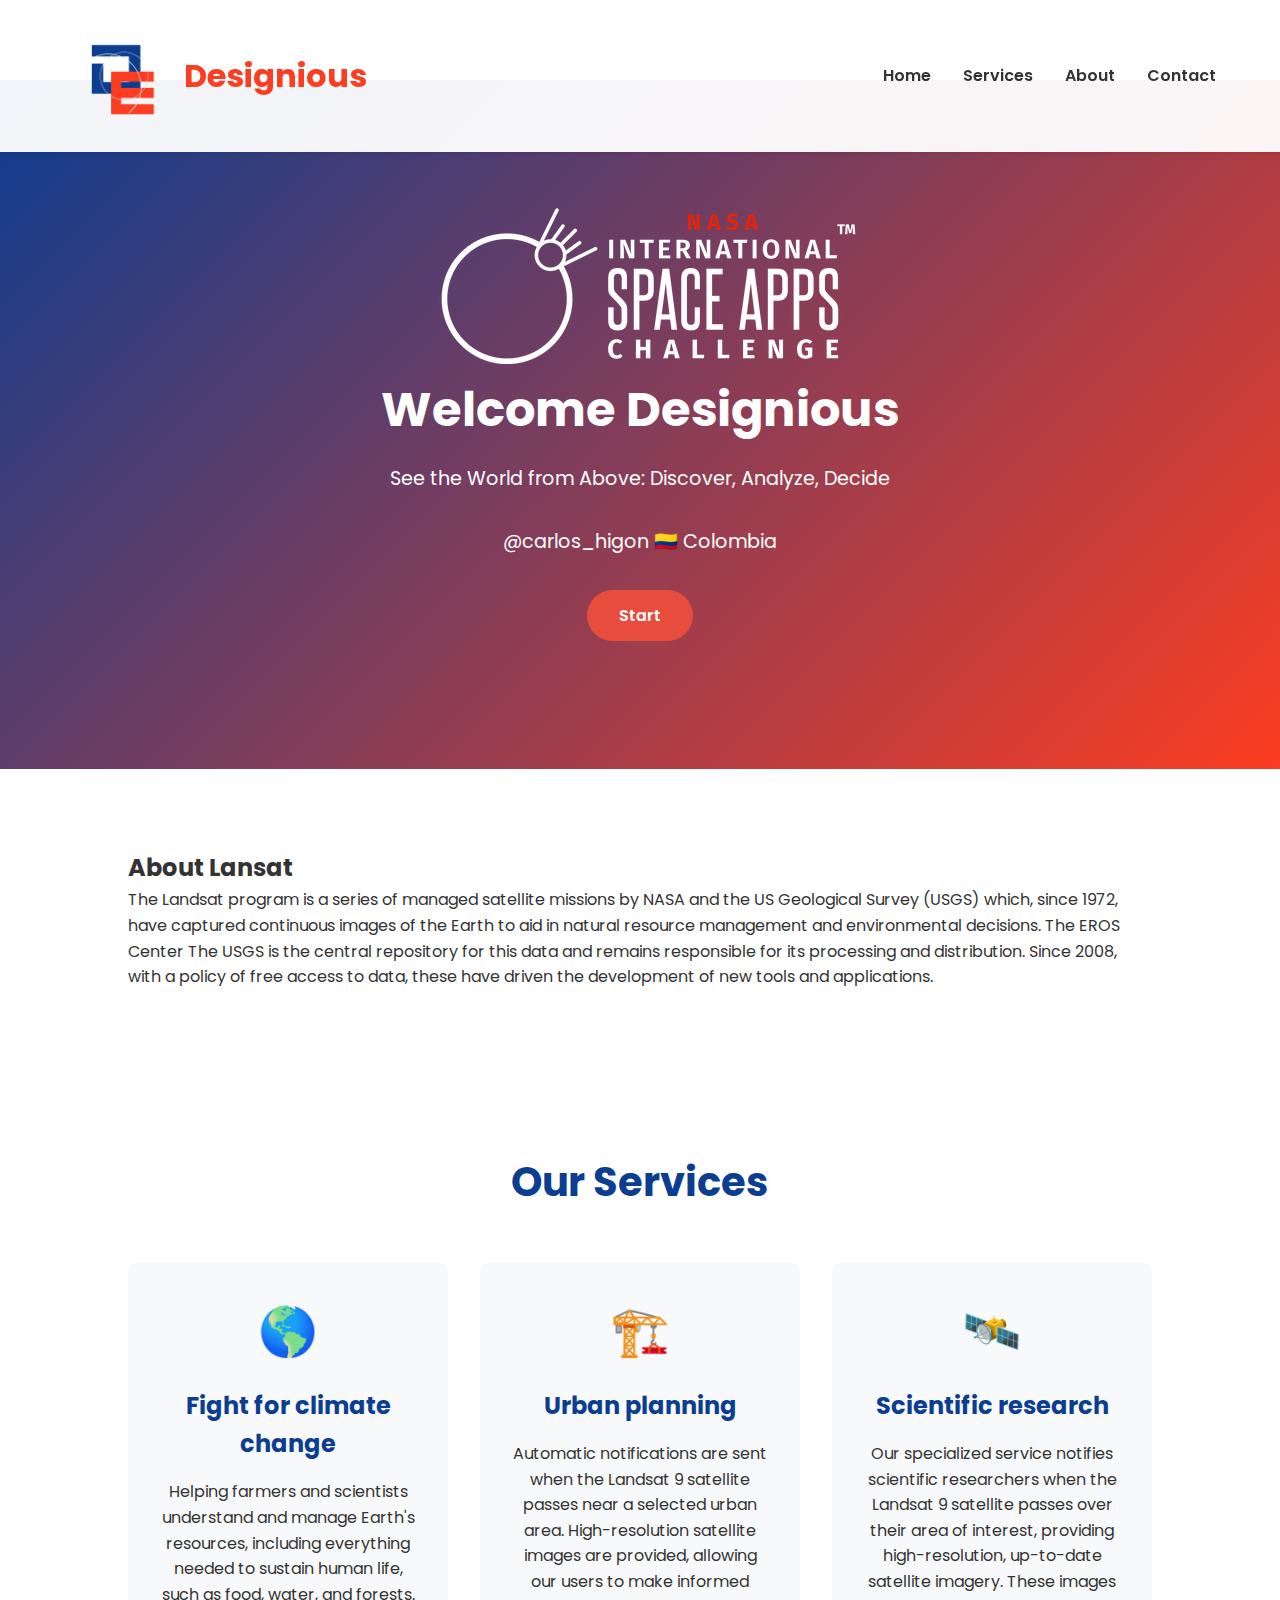
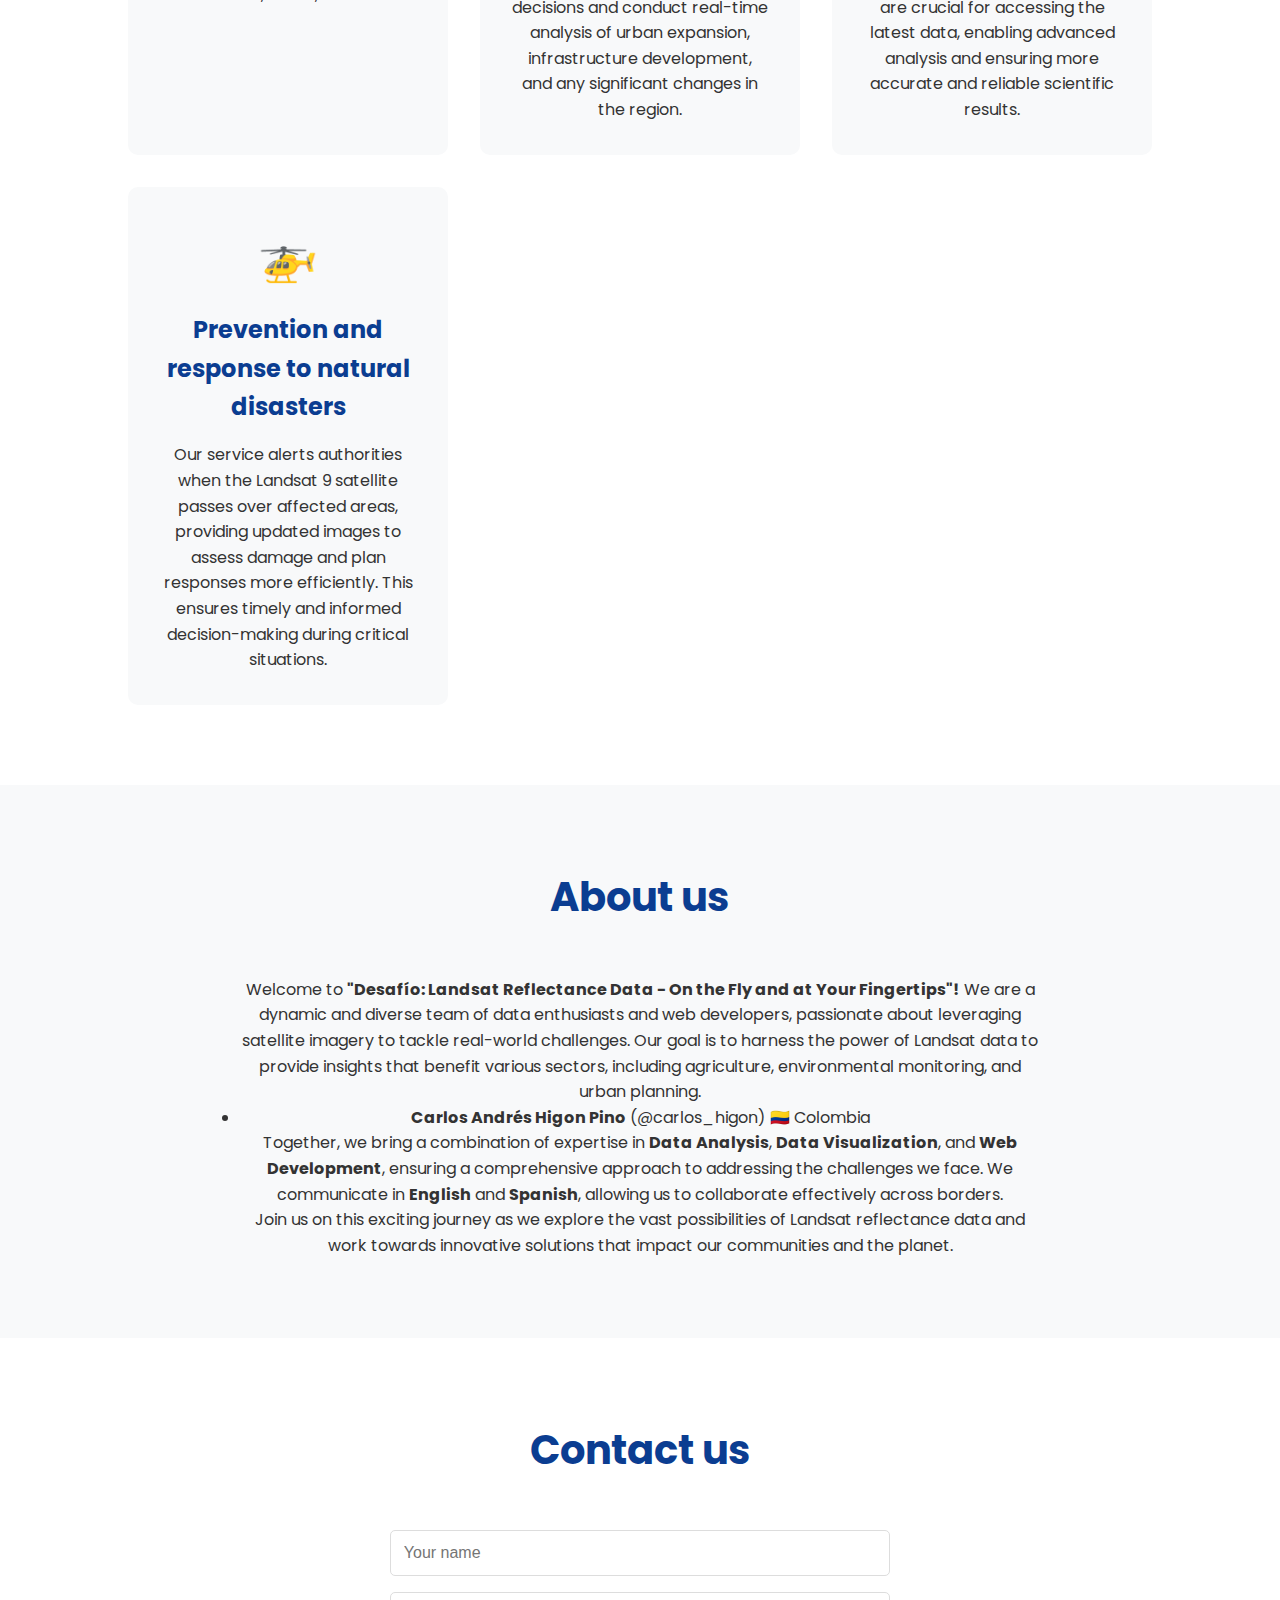
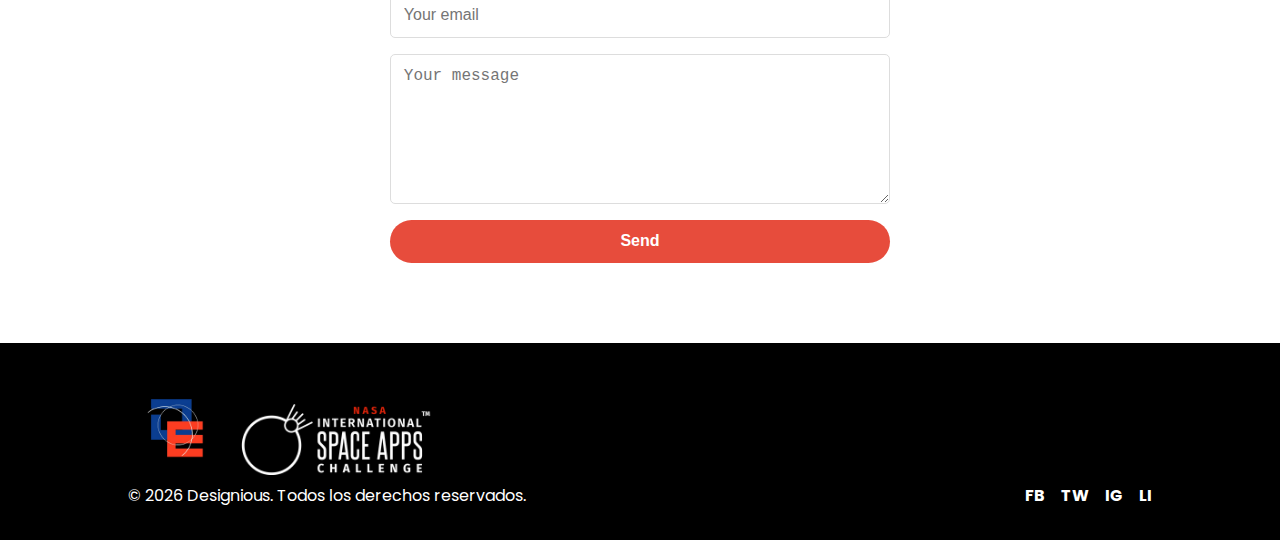
<file: index.html>
<!DOCTYPE html>
<html lang="es">

<head>
    <meta charset="UTF-8" />
    <link rel="icon" href="img/logo.png" />
    <meta name="viewport"
        content="width=device-width, user-scalable=no, initial-scale=0.8,maxium-scale=0.8,minium-scale=0.8" />
    <title>Designious</title>
    <link href="https://fonts.googleapis.com/css2?family=Poppins:wght@300;400;600;700&display=swap" rel="stylesheet" />
    <link rel="stylesheet" href="style/estilo.css" />
</head>

<body>
    <header class="cabeza">
        <nav>
            <img src="img/logo.png" width="120px" />
            <h1 class="titulo">Designious</h1>
            <input type="checkbox" id="nav-toggle" class="nav-toggle" />
            <label for="nav-toggle" class="nav-toggle-label">
                <span></span>
            </label>
            <ul class="nav-links">
                <li><a href="#hero">Home</a></li>
                <li><a href="#acerca-lansat">Services</a></li>
                <li><a href="#servicios">About</a></li>
                <li><a href="#contacto">Contact</a></li>
            </ul>
        </nav>
    </header>

    <main>

        <section id="hero">
            <img src="img/icono.png" alt="">
            <h1>Welcome Designious</h1>
            <p>See the World from Above: Discover, Analyze, Decide</p>
            <p>@carlos_higon 🇨🇴 Colombia</p>
            <a href="start.html" class="cta-button">Start</a>
        </section>

        <section id="acerca-lansat">
            <h2 class="subtitulos">About Lansat</h2>
            <p>
                The Landsat program is a series of managed satellite missions
                by NASA and the US Geological Survey (USGS) which, since 1972,
                have captured continuous images of the Earth to aid in
                natural resource management and environmental decisions. The EROS Center
                The USGS is the central repository for this data and remains
                responsible for its processing and distribution. Since 2008, with a
                policy of free access to data, these have driven the
                development of new tools and applications.
            </p>
        </section>

        <section id="servicios">
            <h2>Our Services</h2>
            <div class="servicios-grid">
                <div class="servicio">
                    <div class="servicio-icon">🌎</div>
                    <h3>Fight for climate change</h3>
                    <p>
                        Helping farmers and scientists understand and manage Earth's resources,
                        including everything needed to sustain human life, such as food, water, and forests.
                    </p>
                </div>
                <div class="servicio">
                    <div class="servicio-icon">🏗️</div>
                    <h3>Urban planning</h3>
                    <p>
                        Automatic notifications are sent when the Landsat 9 satellite passes near a selected urban area.
                        High-resolution satellite images are provided, allowing our users to make informed decisions and
                        conduct
                        real-time analysis of urban expansion, infrastructure development, and any significant changes
                        in the region.
                    </p>
                </div>
                <div class="servicio">
                    <div class="servicio-icon">🛰️</div>
                    <h3>Scientific research</h3>
                    <p>
                        Our specialized service notifies scientific researchers when the Landsat 9
                        satellite passes over their area of interest, providing high-resolution, up-to-date
                        satellite imagery. These images are crucial for accessing the latest data, enabling
                        advanced analysis and ensuring more accurate and reliable scientific results.
                    </p>
                </div>
                <div class="servicio">
                    <div class="servicio-icon">🚁</div>
                    <h3>Prevention and response to natural disasters</h3>
                    <p>
                        Our service alerts authorities when the Landsat 9 satellite passes over affected areas,
                        providing updated images to assess damage and plan responses more efficiently. This ensures
                        timely and informed decision-making during critical situations.
                    </p>
                </div>
            </div>
        </section>

        <section id="acerca">
            <div class="acerca-content">
                <h2>About us</h2>

                <p>Welcome to <strong>"Desafío: Landsat Reflectance Data - On the Fly and at Your Fingertips"!</strong>
                    We are a dynamic and diverse team of data enthusiasts and web developers, passionate about
                    leveraging satellite imagery to tackle real-world challenges. Our goal is to harness the power of
                    Landsat data to provide insights that benefit various sectors, including agriculture, environmental
                    monitoring, and urban planning.</p>

                <ul>
                    <li><strong>Carlos Andrés Higon Pino</strong> (@carlos_higon) 🇨🇴 Colombia</li>
                </ul>

                <p>Together, we bring a combination of expertise in <strong>Data Analysis</strong>, <strong>Data
                        Visualization</strong>, and <strong>Web Development</strong>, ensuring a comprehensive approach
                    to addressing the challenges we face. We communicate in <strong>English</strong> and
                    <strong>Spanish</strong>, allowing us to collaborate effectively across borders.</p>

                <p>Join us on this exciting journey as we explore the vast possibilities of Landsat reflectance data and
                    work towards innovative solutions that impact our communities and the planet.</p>

            </div>

        </section>

        <section id="contacto">
            <h2>Contact us</h2>
            <form action="https://formspree.io/f/mgvewpya" method="POST">
                <input type="text" name="nombre" placeholder="Your name" required />
                <input type="email" name="email" placeholder="Your email" required />
                <textarea name="mensaje" placeholder="Your message" required></textarea>
                <!-- Anti-bot field -->
                <input type="hidden" name="_captcha" value="false">
                <button type="submit" class="cta-button">Send</button>
            </form>
        </section>
    </main>

    <footer>
        <img src="img/logo.png" width="100px" />
        <img src="img/icono.png" width="200px" >
        <div class="footer-content">
            <p>&copy; 2026 Designious. Todos los derechos reservados.</p>
            <div class="social-links">
                <a href="#" class="social-icon">FB</a>
                <a href="#" class="social-icon">TW</a>
                <a href="#" class="social-icon">IG</a>
                <a href="#" class="social-icon">LI</a>
            </div>
        </div>
    </footer>
</body>

</html>
</file>
<file: style/estilo.css>
:root {
    --primary-color: #0b3d91;
    --secondary-color: #fc3d21;
    --text-color: #333;
    --bg-color: #fff;
    --accent-color: #e74c3c;
}

* {
    margin: 0;
    padding: 0;
    box-sizing: border-box;
}
.titulo {
    color: #fc3d21;
    width: 100%;
}
.imagen{
    float: right;
    margin-right: 10px;
    margin-top:0 auto; /* Espacio entre la imagen y el texto */
}
body {
    font-family: 'Poppins', sans-serif;
    line-height: 1.6;
    color: var(--text-color);
    background-color: var(--bg-color);
}

header {
    background-color: rgba(255, 255, 255, 0.95);
    box-shadow: 0 2px 5px rgba(0,0,0,0.1);
    position: fixed;
    width: 100%;
    z-index: 1000;
}

nav {
    display: flex;
    justify-content: space-between;
    align-items: center;
    padding: 1rem 5%;
}

.logo {
    font-size: 1.5rem;
    font-weight: 700;
    color: var(--primary-color);
}

.nav-links {
    display: flex;
    list-style: none;
}

.nav-links li {
    margin-left: 2rem;
}

.nav-links a {
    
    color: var(--text-color);
    text-decoration: none;
    font-weight: 600;
    transition: color 0.3s ease;
}

.nav-links a:hover {
    color: #fc3d21;
}

.nav-toggle {
    display: none;
}

.nav-toggle-label {
    display: none;
}

main {
    padding-top: 80px;
}

section {
    padding: 5rem 10%;
}

#hero {
    background: linear-gradient(135deg, var(--primary-color), var(--secondary-color));
    color: white;
    text-align: center;
    padding: 8rem 10%;
}

.hero-content {
    max-width: 800px;
    margin: 0 auto;
}

#hero h1 {
    font-size: 3rem;
    margin-bottom: 1rem;
    font-weight: 700;
}

#hero p {
    font-size: 1.2rem;
    margin-bottom: 2rem;
}

.cta-button {
    display: inline-block;
    background-color: var(--accent-color);
    color: white;
    padding: 0.8rem 2rem;
    text-decoration: none;
    border: none;
    border-radius: 50px;
    font-size: 1rem;
    font-weight: 600;
    cursor: pointer;
    transition: background-color 0.3s ease, transform 0.2s ease;
}

.cta-button:hover {
    background-color: #c0392b;
    transform: translateY(-2px);
}

#servicios h2,
#acerca h2,
#contacto h2 {
    text-align: center;
    font-size: 2.5rem;
    margin-bottom: 3rem;
    color: var(--primary-color);
}

.servicios-grid {
    display: grid;
    grid-template-columns: repeat(auto-fit, minmax(250px, 1fr));
    gap: 2rem;
}

.servicio {
    background-color: #f8f9fa;
    padding: 2rem;
    border-radius: 10px;
    text-align: center;
    transition: transform 0.3s ease, box-shadow 0.3s ease;
}

.servicio:hover {
    transform: translateY(-5px);
    box-shadow: 0 10px 20px rgba(0,0,0,0.1);
}

.servicio-icon {
    font-size: 3rem;
    margin-bottom: 1rem;
}

.servicio h3 {
    font-size: 1.5rem;
    margin-bottom: 1rem;
    color: var(--primary-color);
}

#acerca {
    background-color: #f8f9fa;
}

.acerca-content {
    max-width: 800px;
    margin: 0 auto;
    text-align: center;
}

#contacto form {
    display: flex;
    flex-direction: column;
    max-width: 500px;
    margin: 0 auto;
}

#contacto input,
#contacto textarea {
    margin-bottom: 1rem;
    padding: 0.8rem;
    border: 1px solid #ddd;
    border-radius: 5px;
    font-size: 1rem;
}

#contacto textarea {
    height: 150px;
}

footer {
    background-color: #000000;
    color: white;
    padding: 2rem 10%;
}

.footer-content {
    display: flex;
    justify-content: space-between;
    align-items: center;
}

.social-links {
    display: flex;
    gap: 1rem;
}

.social-icon {
    color: white;
    text-decoration: none;
    font-weight: bold;
    transition: color 0.3s ease;
}

.social-icon:hover {
    color: var(--secondary-color);
}

@media screen and (max-width: 768px) {
    .nav-toggle-label {
        display: block;
        cursor: pointer;
    }

    .nav-toggle-label span,
    .nav-toggle-label span::before,
    .nav-toggle-label span::after {
        display: block;
        background: var(--text-color);
        height: 2px;
        width: 2rem;
        border-radius: 2px;
        position: relative;
    }

    .nav-toggle-label span::before,
    .nav-toggle-label span::after {
        content: '';
        position: absolute;
    }

    .nav-toggle-label span::before {
        bottom: 7px;
    }

    .nav-toggle-label span::after {
        top: 7px;
    }

    .nav-links {
        position: absolute;
        top: 100%;
        left: 0;
        background: white;
        width: 100%;
        flex-direction: column;
        align-items: center;
        height: 0;
        overflow: hidden;
        transition: height 0.3s ease;
    }

    .nav-toggle:checked ~ .nav-links {
        height: auto;
        padding: 1rem 0;
    }

    .nav-links li {
        margin: 1rem 0;
    }

    #hero h1 {
        font-size: 2.5rem;
    }

    #hero p {
        font-size: 1rem;
    }

    section {
        padding: 3rem 5%;
    }

    .footer-content {
        flex-direction: column;
        gap: 1rem;
    }
}
</file>
